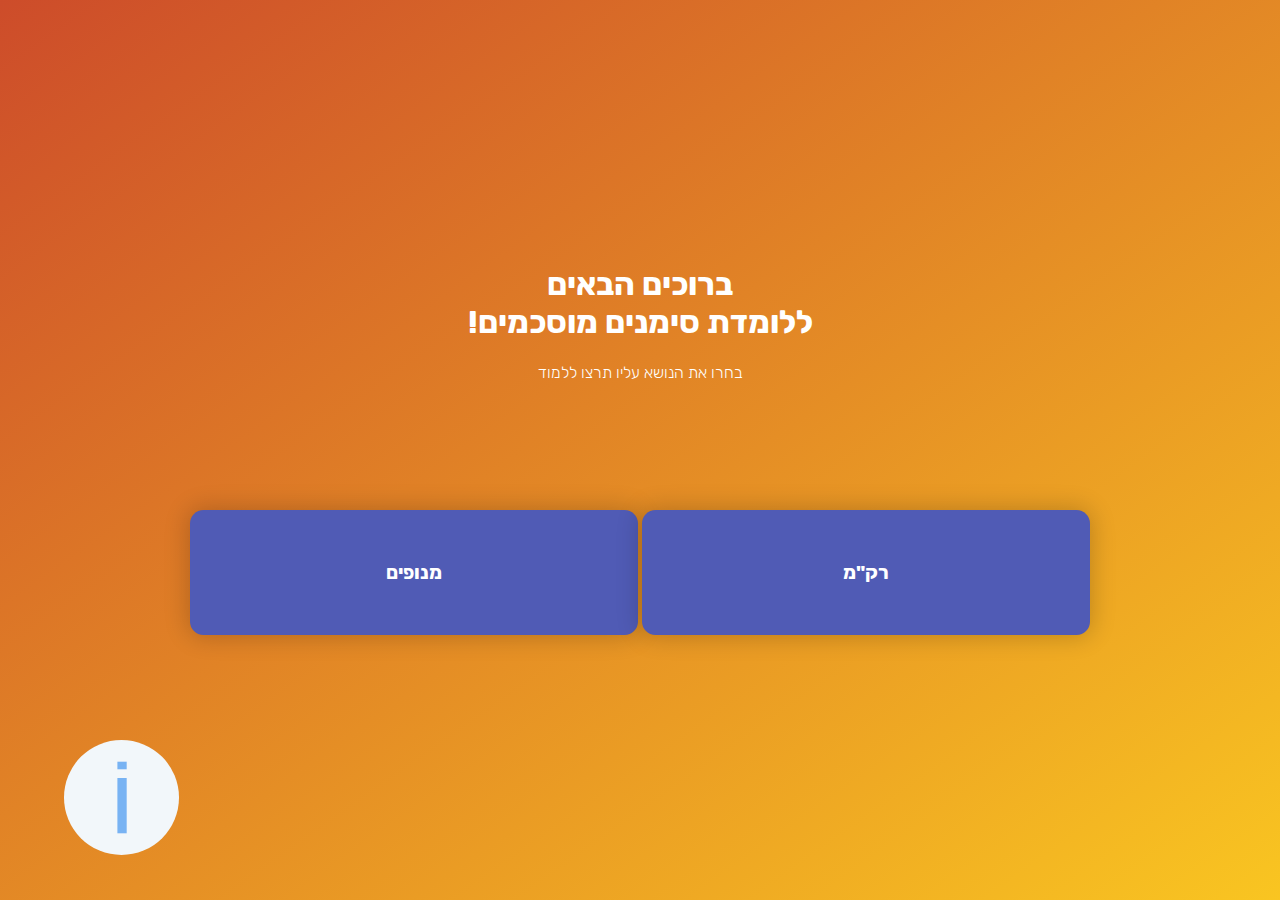
<file: index.html>
<!DOCTYPE html>
<html lang="he">
    <head>
        <meta charset="UTF-8">
        <meta name="viewport" content="width=device-width, initial-scale=1.0">
        <meta http-equiv="X-UA-Compatible" content="ie=edge">
        <link rel="stylesheet" type="text/css" href="style.css">
        <script src="assets/jquery/jquery-3.4.1.min.js"></script>
        <script src="code.js"></script>
        <title>סימנים מוסכמים</title>
    </head>
    <body>
        <div class="opening">
            <h1>ברוכים הבאים<br> ללומדת סימנים מוסכמים!</h1>
            <div>בחרו את הנושא עליו תרצו ללמוד</div>
            <div>
                <a href="rakam.html"><button>רק"מ</button></a>
                <a href="manofim.html"><button>מנופים</button></a>
            </div>
            <img class="about-btn" src="assets/images/about.svg" />
        </div>
        <div class="about">
            <img class="about-x" src="assets/images/white-x.svg" />
            <div class="about-content">
                <h1>אודות</h1>
               <p><b>ראש מדור טי"ל: </b>רס"ן מיגל לויתן <br></p>
                <p><b>רת"ח פרויקטים: </b>רס"ר שלומי אוגרן <br></p>
                <p><b>רת"ח מו"פ וחדשנות בלמידה: </b>סמ"ר גל גנסין <br></p>
                <p><b>פיתוח: </b>סמל דרור אברמסון <br></p>
                <p><b>עיצוב: </b>סמל עומרי דהאן <br></p>
                <p><b>מומחה תוכן: </b>רס"מ מני נחמד <br></p>
                <p><b>גרסה: </b>אוגוסט 2021<br></p>
                <div class="about-logos">
                    <img src="assets/images/bhd20.png" />
                    <img src="assets/images/mador.png" />
                </div>
            </div>
        </div>
    </body>
</html>
</file>
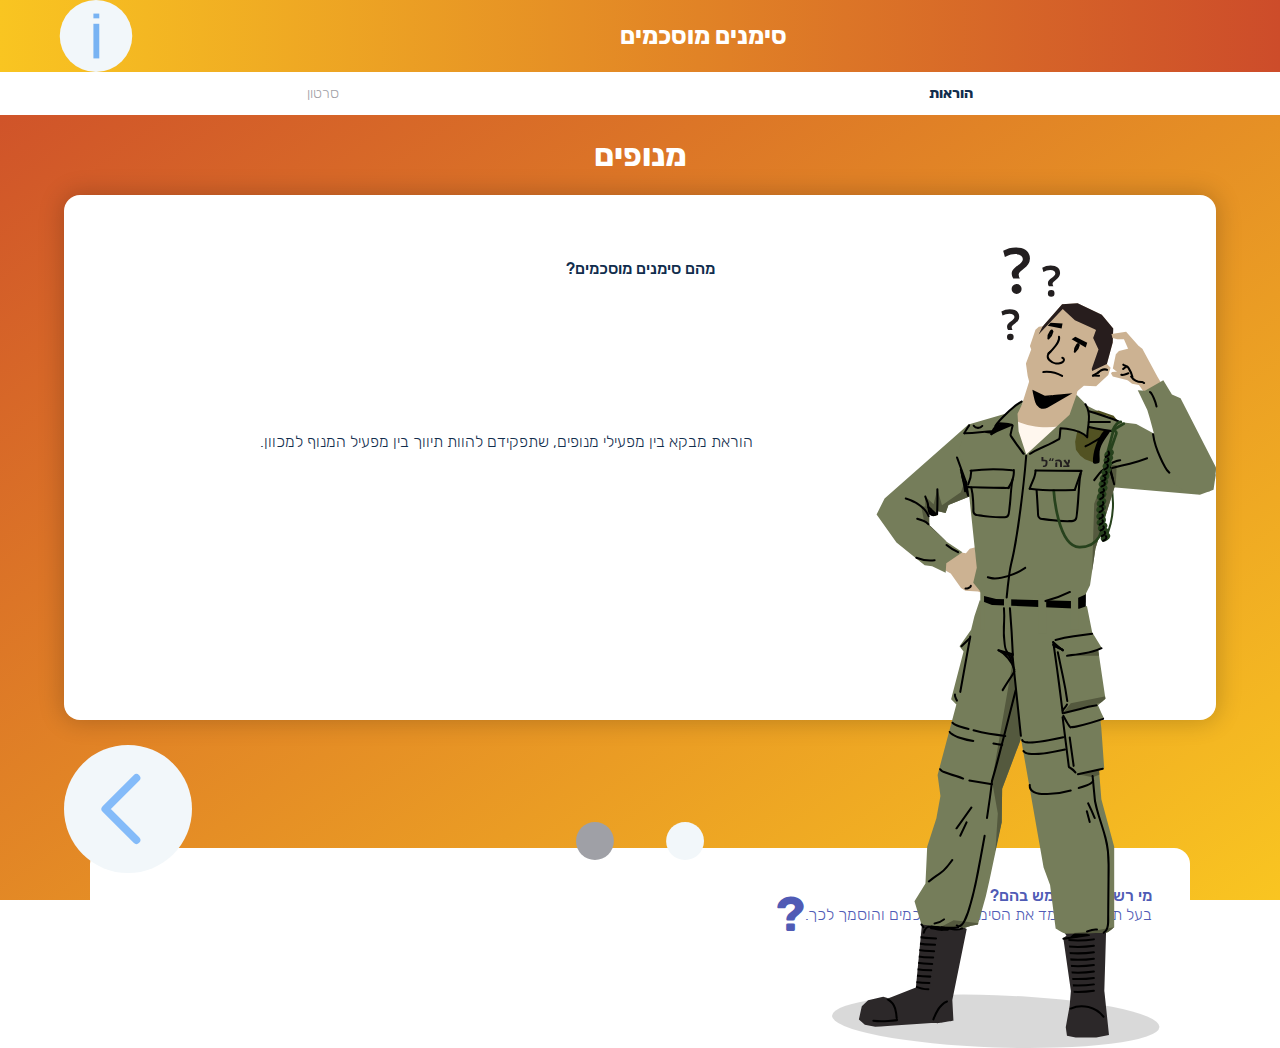
<file: manofim.html>
<!DOCTYPE html>
<html lang="he">
    <head>
        <meta charset="UTF-8">
        <meta name="viewport" content="width=device-width, initial-scale=1.0">
        <meta http-equiv="X-UA-Compatible" content="ie=edge">
        <link rel="stylesheet" type="text/css" href="style.css">
        <script src="assets/jquery/jquery-3.4.1.min.js"></script>
        <script src="manofim.js"></script>
        <title>סימנים מוסכמים</title>
    </head>
    <body>
        <div class="header">
            <h2>סימנים מוסכמים</h2>
            <img class="content-about-btn" src="assets/images/about.svg" />
        </div>
        <div class="navbar">
            <div class="part1 curr">הוראות</div>
            <div class="part2">סרטון</div>
        </div>
        <div class="content-container">
            <div class="part1-content content">
                <h1>מנופים</h1>
                <div class="page1">
                    <div class="big-square">
                        <b>מהם סימנים מוסכמים?</b> <br>
                        <div>
                             הוראת מבקא בין מפעילי מנופים, 
                            שתפקידם להוות תיווך בין מפעיל המנוף למכוון.
                        </div>
                    </div>
                    <img src="assets/images/start-guy.svg" />
                    <div class="small-square">
                        <div>
                            <b>מי רשאי להשתמש בהם?</b> <br>
                            בעל תעודה שלמד את הסימנים המוסכמים והוסמך לכך.
                        </div>
                        <div class="question-mark">?</div>
                    </div>
                    <img class="marker" src="assets/images/2-screen-1.svg" />
                    <img class="next" src="assets/images/next.svg" />
                </div>
                <div class="page2 inactive">
                    <img class="prev" src="assets/images/previous.svg" />
                    <div class="big-square">
                        <div>
                                בצה’’ל נשתמש בסימני ידיים
                                משום שיש אפשרות לרעש בסביבת ההפעלה,
                                שיכול לגרום לקצר בין הנהג הרק"מ למכוון הקרקעי
                                ולטעויות הגורמות סכנה לחיים ולציוד.
                        </div>
                    </div>
                    <img class="marker" src="assets/images/2-screen-2.svg" />
                    <img src="assets/images/guy-explain.svg" />
                    <button class="start">בואו נתחיל!</button>
                </div>
            </div>
            <div class="part2-content content inactive">
                    <h1 class="title">מנופים</h1>
                    <iframe class="video day" width="80%" height="100%" src="https://www.youtube.com/embed/fbLEFAD94mI" title="YouTube video player" frameborder="0" allow="accelerometer; autoplay; clipboard-write; encrypted-media; gyroscope; picture-in-picture" allowfullscreen></iframe>
                    <!-- <video class="video day" width="80%" height="100%" controls> <source src="assets/videos/manofim.mp4" type="video/mp4"></video> -->
                    <img class="go-to-exer" src="assets/images/next.svg" />
                    <img class="part-prev" src="assets/images/previous.svg" />
            </div>
        </div>
        <div class="exer-container">
            <div class="part1-exer content">
                <h3>סימנים ביום</h3>
                <div class="page1-exer">
                    <div>עליך להתאים בין הפקודה שתופיע על המסך לבין הסימון המתאים לה באמצעות לחיצה.<br> לפני שתתחיל, תוכל ללחוץ על כל סימון כדי לראות אותו כGIF</div>
                    <img class="drop-cable" id="sign1" src="assets/images/text-drop-cable.svg" />
                    <img class="lift-cable" id="sign2" src="assets/images/text-lift-cable.svg" />
                    <img class="lift-arm" id="sign3" src="assets/images/text-lift-arm.svg" />
                    <img class="drop-arm" id="sign4" src="assets/images/text-drop-arm.svg" />
                    <img class="crane-stop" id="sign5" src="assets/images/text-crane-stop.svg" />
                    <img class="freeze" id="sign6" src="assets/images/text-freeze.svg" />
                    <img class="telescopic-in" id="sign7" src="assets/images/text-telescopic-in.svg" />
                    <img class="telescopic-out" id="sign8" src="assets/images/text-telescopic-out.svg" />
                    <img class="manof-sides" id="sign9" src="assets/images/text-manof-sides.svg" />
                    <img class="next" src="assets/images/next.svg" />
                </div>
                <div class="page2-exer inactive">
                    <div class="small-square">
                        <div class="speech speech1">
                            תרים את הזרוע הראשית
                        </div>
                        <div class="feedback">   
                        </div>
                    </div>
                    <div class="small-square">
                        <div>
                            <img class="answer8 answer12 answer25" src="assets/images/lift-cable.svg" />
                            <img class="answer9 answer16 answer27" src="assets/images/drop-arm.svg" />
                            <img class="answer5 answer18 answer24" src="assets/images/move-left.svg" />
                        </div>
                        <div>
                            <img class="answer7 answer19 answer26" src="assets/images/telescopic-in.svg" />
                            <img class="answer1 answer15 answer21" src="assets/images/lift-arm.svg" />
                            <img class="answer4 answer14 answer22" src="assets/images/telescopic-out.svg" />
                        </div>
                        <div>
                            <img class="answer10 answer13 answer28" src="assets/images/move-right.svg" />
                            <img class="answer2 answer20 answer29" src="assets/images/crane-stop.svg" />
                            <img class="answer6 answer17 answer30" src="assets/images/freeze.svg" />
                     
                        </div>
                        <div>
                            <img class="answer3 answer11 answer23" src="assets/images/drop-cable.svg" />
                        </div>
                    </div>
                </div>
            </div>
        </div>
        <div class="filler">
            <div class="big-square">
                <h1>כל הכבוד! סיימת את הלומדה!</h1>
                <button class="filler-btn">מההתחלה</button>
            </div>
        </div>
        <div class="about"> 
            <img class="about-x" src="assets/images/white-x.svg" />
            <div class="about-content">
                <h1>אודות</h1>
               <p><b>ראש מדור טי"ל: </b>רס"ן מיגל לויתן <br></p>
                <p><b>רת"ח פרויקטים: </b>רס"ר שלומי אוגרן <br></p>
                <p><b>רת"ח מו"פ וחדשנות בלמידה: </b>סמ"ר גל גנסין <br></p>
                <p><b>פיתוח: </b>סמל דרור אברמסון <br></p>
                <p><b>עיצוב: </b>סמל עומרי דהאן <br></p>
                <p><b>מומחה תוכן: </b>רס"מ מני נחמד <br></p>
                <p><b>גרסה: </b>אוגוסט 2021<br></p>
                <div class="about-logos">
                    <img src="assets/images/bhd20.png" />
                    <img src="assets/images/mador.png" />
                </div>>
            </div>
        </div>
    </body>
</html>
</file>
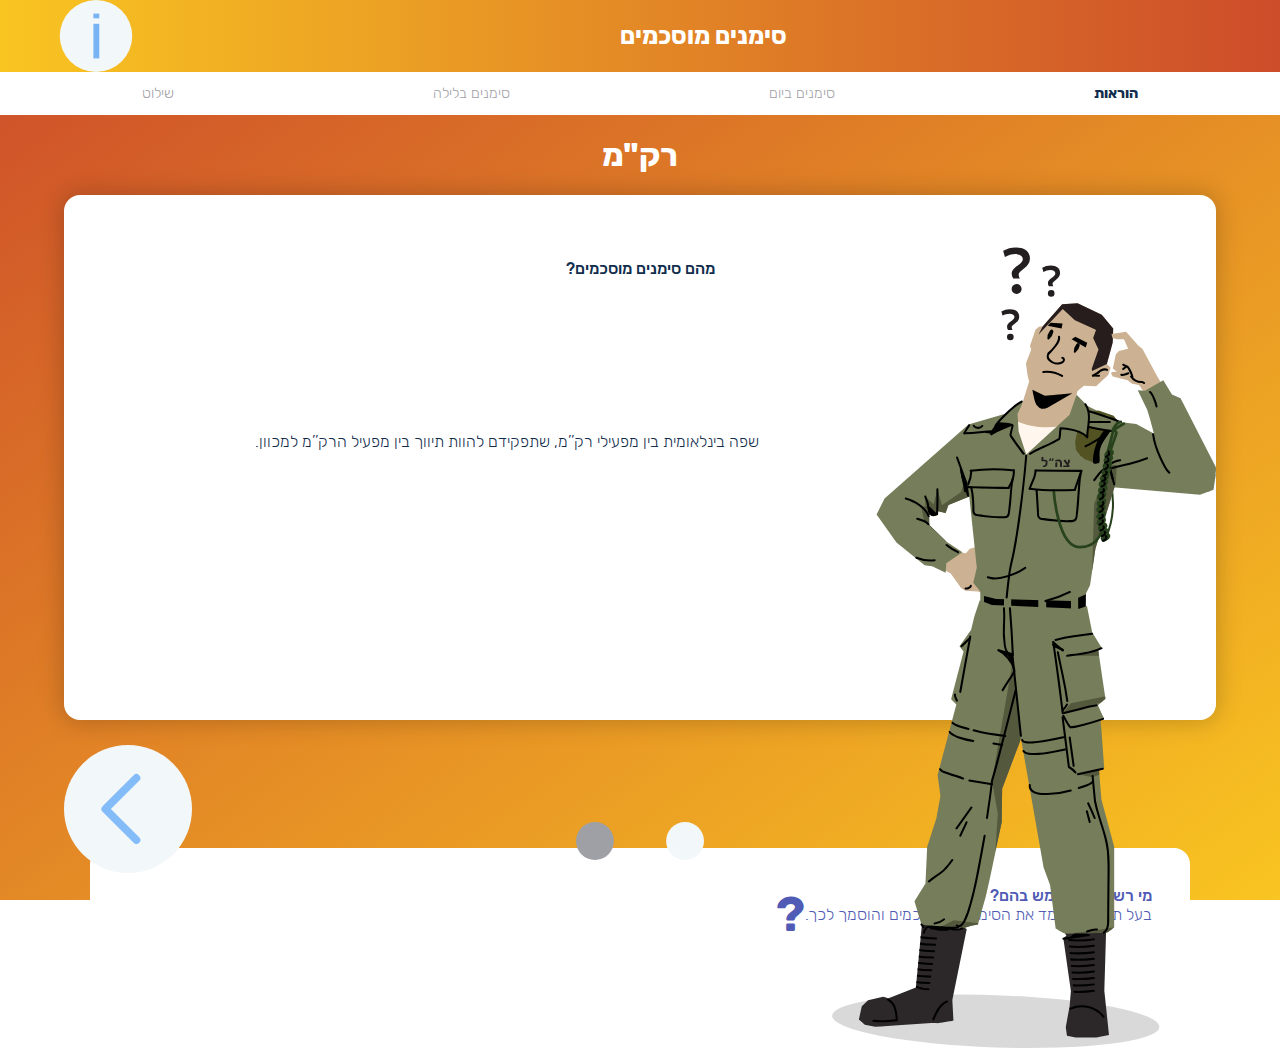
<file: rakam.html>
<!DOCTYPE html>
<html lang="he">
    <head>
        <meta charset="UTF-8">
        <meta name="viewport" content="width=device-width, initial-scale=1.0">
        <meta http-equiv="X-UA-Compatible" content="ie=edge">
        <link rel="stylesheet" type="text/css" href="style.css">
        <script src="assets/jquery/jquery-3.4.1.min.js"></script>
        <script src="rakam.js"></script>
        <title>סימנים מוסכמים</title>
    </head>
    <body>
        <div class="header">
            <h2>סימנים מוסכמים</h2>
            <img class="content-about-btn" src="assets/images/about.svg" />
        </div>
        <div class="navbar">
            <div class="part1 curr">הוראות</div>
            <div class="part2">סימנים ביום</div>
            <div class="part3">סימנים בלילה</div>
            <div class="part4">שילוט</div>
        </div>
        <div class="content-container">
            <div class="part1-content content">
                <h1>רק"מ</h1>
                <div class="page1">
                    <div class="big-square">
                        <b>מהם סימנים מוסכמים?</b> <br>
                        <div>
                             שפה בינלאומית בין מפעילי רק’’מ, 
                            שתפקידם להוות תיווך בין מפעיל הרק’’מ למכוון.
                        </div>
                    </div>
                    <img src="assets/images/start-guy.svg" />
                    <div class="small-square">
                        <div>
                            <b>מי רשאי להשתמש בהם?</b> <br>
                            בעל תעודה שלמד את הסימנים המוסכמים והוסמך לכך.
                        </div>
                        <div class="question-mark">?</div>
                    </div>
                    <img class="marker" src="assets/images/2-screen-1.svg" />
                    <img class="next" src="assets/images/next.svg" />
                </div>
                <div class="page2 inactive">
                    <img class="prev" src="assets/images/previous.svg" />
                    <div class="big-square">
                        <div>
                                בצה’’ל נשתמש בסימני ידיים
                                משום שיש אפשרות לרעש בסביבת ההפעלה,
                                שיכול לגרום לקצר בין הנהג הרק"מ למכוון
                                ולטעויות הגורמות סכנה לחיים ולציוד.
                        </div>
                    </div>
                    <img class="marker" src="assets/images/2-screen-2.svg" />
                    <img src="assets/images/guy-explain.svg" />
                    <button class="start">בואו נתחיל!</button>
                </div>
            </div>
            <div class="part2-content content inactive">
                    <img class="title" src="assets/images/title1.svg" />
                    <iframe class="video day" width="80%" height="100%" src="https://www.youtube.com/embed/YQJxwq1ZvDM" title="YouTube video player" frameborder="0" allow="accelerometer; autoplay; clipboard-write; encrypted-media; gyroscope; picture-in-picture" allowfullscreen></iframe>
                    <!-- <video class="video day" width="80%" height="100%" controls> <source src="assets/videos/day.mp4" type="video/mp4"></video> -->
                    <img class="next" src="assets/images/next.svg" />
                    <img class="part-prev" src="assets/images/previous.svg" />
            </div>
            <div class="part3-content content inactive">
                    <img class="title" src="assets/images/title2.svg" />
                    <iframe class="video night" width="80%" height="100%" src="https://www.youtube.com/embed/gojMT1xmDpQ" title="YouTube video player" frameborder="0" allow="accelerometer; autoplay; clipboard-write; encrypted-media; gyroscope; picture-in-picture" allowfullscreen></iframe>
                    <!-- <video class="video night" width="80%" height="100%" controls> <source src="assets/videos/night.mp4" type="video/mp4"></video> -->
                    <img class="next" src="assets/images/next.svg" />
                    <img class="part-prev" src="assets/images/previous.svg" />
            </div>
            <div class="part4-content content inactive">
                <h1>שילוט</h1>
                <div class="page1">
                    <div class="big-square">
                        <b>יום</b> <br>
                        <div>
                             במהלך שעות היום יש לנוע בצורת עיגול מסביב לשלטים.
                        </div>
                        <img src="assets/images/red-triangle.svg" />
                    </div>  
                    <img class="next" src="assets/images/next.svg" />
                    <img class="part-prev" src="assets/images/previous.svg" />
                    <img class="marker2" src="assets/images/3-screen-1.svg" />
                </div>
                <div class="page2 inactive">
                    <img class="prev" src="assets/images/previous.svg" />
                    <div class="big-square">
                        <div>
                            המסלול ישולט בלילה באמצעות תאורה או סטיקלייט, בשלושה צבעים שונים.
                        </div>
                        <img src="assets/images/light1.svg" />
                        <img src="assets/images/red.svg" />
                        <img src="assets/images/green.svg" />
                    </div>
                    <img class="marker2" src="assets/images/3-screen-2.svg" />
                    <img class="next" src="assets/images/next.svg" />
                </div>
                <div class = "page3 inactive">
                    <img class="prev" src="assets/images/previous.svg" />
                    <div id="road" class="big-square">
                        <img class="road" src="assets/GIFS/road1.gif" />
                    </div>
                    <div class="pop-up big-square inactive">
                        <h2 class="pop-title">אור כחול אחד בודד</h2>
                        <p class="pop-text">האור הכחול מסמל כיוון תנועה. על הנהג לנסוע משמאל לאור הכחול ולהתקדם לכיוון האור הכחול הבא במסלול.</p>
                        <img  class="pop-img" src="assets/images/light1.svg" />
                        <button class="got-it">הבנתי!</button>
                    </div>
                    <img class="go-to-exer inactive" src="assets/images/next.svg" />
                    <img class="marker2" src="assets/images/3-screen-3.svg" />
                </div>
            </div>
        </div>
        <div class="exer-container">
            <div class="part1-exer content">
                <h3>סימנים ביום</h3>
                <div class="page1-exer">
                    <div>עליך להתאים בין הפקודה שתופיע על המסך לבין הסימון המתאים לה באמצעות לחיצה.<br> לפני שתתחיל, תוכל ללחוץ על כל סימון כדי לראות אותו כGIF</div>
                    <img class="speed" id="sign1" src="assets/images/text-speed.svg" />
                    <img class="stop" id="sign2" src="assets/images/text-stop.svg" />
                    <img class="forward" id="sign3" src="assets/images/text-forward.svg" />
                    <img class="silence" id="sign4" src="assets/images/text-silence.svg" />
                    <img class="engine" id="sign5" src="assets/images/text-engine.svg" />
                    <img class="slow" id="sign6" src="assets/images/text-slow.svg" />
                    <img class="pibot" id="sign7" src="assets/images/text-pibot.svg" />
                    <img class="break" id="sign8" src="assets/images/text-break.svg" />
                    <img class="neutral" id="sign9" src="assets/images/text-neutral.svg" />
                    <img class="backward" id="sign10" src="assets/images/text-backward.svg" />
                    <img class="sides" id="sign11" src="assets/images/text-sides.svg" />
                    <img class="horizontal" id="sign12" src="assets/images/text-horizontal.png" />
                    <img class="vertical" id="sign13" src="assets/images/text-vertical.png" />
                    <img class="turn" id="sign14" src="assets/images/text-turn.png" />
                    <img class="next" src="assets/images/next.svg" />
                </div>
                <div class="page2-exer inactive">
                    <div class="small-square">
                        <div class="speech speech1">
                            יאללה תתניע את המנוע
                        </div>
                        <div class="feedback">
                            
                        </div>
                    </div>
                    <div class="small-square scroll">
                        <div>
                            <img class="answer10 answer16 answer35" src="assets/images/speed.svg" />
                            <img class="answer4 answer23 answer29" src="assets/images/left.svg" />
                            <img class="answer5 answer18 answer32 answer7" src="assets/images/stop.svg" />
                        </div>
                        <div>
                            <img class="answer2 answer15 answer31" src="assets/images/forward.svg" />
                            <img class="answer9 answer22 answer34" src="assets/images/silence.svg" />
                            <img class="answer1 answer14 answer26" src="assets/images/engine.svg" />
                        </div>
                        <div>
                            <img class="answer11 answer17 answer36" src="assets/images/slow.svg" />
                            <img class="answer12 answer19 answer30" src="assets/images/pibot.svg" />
                            <img class="answer8 answer21 answer33" src="assets/images/break.svg" />
                        </div>
                        <div>
                            <img class="answer13 answer24 answer28" src="assets/images/neutral.svg" />
                            <img class="answer6 answer25 answer27" src="assets/images/backward.svg" />
                            <img class="answer3 answer20 answer37" src="assets/images/right.svg" />
                        </div>
                    </div>
                </div>
            </div>
            <div class="part2-exer content inactive">
                <h2>סימנים בלילה</h2>
                <div class="page1-exer">
                    <div>עליך להתאים בין הפקודה שתופיע על המסך לבין הסימון המתאים לה באמצעות לחיצה.<br> לפני שתתחיל, תוכל ללחוץ על כל סימון כדי לראות אותו כGIF</div>
                        <img class="night-backward" id="sign12" src="assets/images/text-night-backward.svg" />
                        <img class="night-engine" id="sign13" src="assets/images/text-night-engine.svg" />
                        <img class="night-forward" id="sign14" src="assets/images/text-night-forward.svg" />
                        <img class="night-sides" id="sign15" src="assets/images/text-night-sides.svg" />
                        <img class="night-silence" id="sign16" src="assets/images/text-night-silence.svg" />
                        <img class="night-stop" id="sign17" src="assets/images/text-night-stop.svg" />
                        <img class="next" src="assets/images/next.svg" />
                </div>
                <div class="page2-exer inactive">
                    <div class="small-square">
                        <div class="speech speech1">
                            יאללה תתניע את המנוע
                        </div>
                        <div class="feedback">
                                    
                        </div>
                    </div>
                    <div class="small-square">
                        <div>
                            <img class="answer4 answer11 answer19" src="assets/images/night-backward.svg" />
                            <img class="answer1 answer9 answer16" src="assets/images/night-engine.svg" />
                            <img class="answer2 answer10 answer17" src="assets/images/night-forward.svg" />
                        </div>
                        <div>
                            <img class="answer6 answer12 answer20" src="assets/images/night-right.svg" />
                            <img class="answer8 answer14 answer22" src="assets/images/night-silence.svg" />
                            <img class="answer3 answer15 answer18" src="assets/images/night-left.svg" />
                        </div>
                        <div>
                            <img class="answer5 answer13 answer21 answer7" src="assets/images/night-stop.svg" />
                        </div>
                    </div>
                </div>
            </div>
            <div class="part3-exer content inactive">
                    <h2>שילוט</h2>
                    <div class="page1-exer">
                        <div> חלק מהמסלול לא משולט!<br> לחצו על סימני השאלה כדי לבחור את השילוט המתאים.</div>
                        <div class="exer3-signs">
                            <img class="exer3-signs-img" src="assets/images/green-light.svg" />
                            <img class="exer3-signs-img" src="assets/images/red-light.svg" />
                            <img class="exer3-signs-img" src="assets/images/blue-light.svg" />
                            <img class="exer3-signs-img" src="assets/images/redGreen-light.svg" />
                            <img class="next" src="assets/images/next.svg" />
                        </div>
                    </div>
            <div class="page2-exer inactive">
                <div class="road">
                    <img class="answer2 exer-mark" src="assets/images/question-mark.svg" />
                    <img class="answer3 exer-mark" src="assets/images/question-mark.svg" />
                    <img class="answer4 exer-mark" src="assets/images/question-mark.svg" />
                    <img src="assets/images/exer-road.svg" />
                    <img class="answer1 exer-mark" src="assets/images/question-mark.svg" />
                    <button class="check">בדיקה</button>
                </div>
                <div class="small-square">
                    <img class="green sign1" src="assets/images/green-light.svg" />
                    <img class="red sign2" src="assets/images/red-light.svg" />
                    <img class="blue sign3" src="assets/images/blue-light.svg" />
                    <img class="redGreen sign4" src="assets/images/redGreen-light.svg" />
                </div>
            </div>
        </div>
        <div class="filler">
            <div class="big-square">
                <h1>כל הכבוד!</h1>
                <button class="filler-btn">המשך</button>
            </div>
        </div>
        <div class="about"> 
            <img class="about-x" src="assets/images/white-x.svg" />
            <div class="about-content">
                <h1>אודות</h1>
               <p><b>ראש מדור טי"ל: </b>רס"ן מיגל לויתן <br></p>
                <p><b>רת"ח פרויקטים: </b>רס"ר שלומי אוגרן <br></p>
                <p><b>רת"ח מו"פ וחדשנות בלמידה: </b>סמ"ר גל גנסין <br></p>
                <p><b>פיתוח: </b>סמל דרור אברמסון <br></p>
                <p><b>עיצוב: </b>סמל עומרי דהאן <br></p>
                <p><b>מומחה תוכן: </b>רס"מ מני נחמד <br></p>
                <p><b>גרסה: </b>אוגוסט 2021<br></p>
                <div class="about-logos">
                    <img src="assets/images/bhd20.png" />
                    <img src="assets/images/mador.png" />
                </div>
            </div>
        </div>
    </body>
</html>
</file>
<file: style.css>
@font-face {
    font-family: Rubik;
    src: url("assets/fonts/Rubik-Bold.ttf");
    font-weight: bold;
}

@font-face {
    font-family: Rubik;
    src: url("assets/fonts/Rubik-Medium.ttf");
    font-weight: 500;
}

@font-face {
    font-family: Rubik;
    src: url("assets/fonts/Rubik-Regular.ttf");
    font-weight: 300;
}

@font-face {
    font-family: Rubik;
    src: url("assets/fonts/Rubik-Light.ttf");
    font-weight: 100;
}

html {
    margin: 0;
}

body {
    width: 100vw;
    height: 100vh;
    background-image: linear-gradient(to bottom right, rgb(205, 76, 42), rgb(249, 197, 33));
    background-repeat: no-repeat;
    direction: rtl;
    color: white;
    font-family: Rubik;
    overflow: hidden;
    margin: 0;
}

.opening {
    text-align: center;
    position: absolute;
    bottom: 0;
    height: 100%;
    width: 100%;
    display: flex;
    flex-direction: column;
    justify-content: center;
}

.opening>div {
    font-weight: 100;
}

.opening>h1 {
    margin-top: 0;
}

.opening>div>a>button {
    border-style: none;
    border-radius: 0.7em;
    width: 35%;
    font-family: Rubik;
    font-size: 120%;
    font-weight: bold;
    color: white;
    background-color: rgb(80, 91, 181);
    padding-top: 4%;
    padding-bottom: 4%;
    box-shadow: 0px 0px 25px 2px rgba(0, 0, 0, 0.2);
    margin-top: 10%;
}

.about-btn {
    width: 9%;
    position: absolute;
    left: 5%;
    bottom: 5%;
    align-self: flex-end;
}

.about {
    overflow-y: auto;
    overflow-x: hidden;
    position: absolute;
    top: 0;
    transition: 1s ease-in-out;
    transition-property: clip-path, -webkit-clip-path;
    -webkit-clip-path: inset(0 0 100% 0);
    clip-path: inset(0 0 100% 0);
    background-image: linear-gradient(to bottom left, rgb(205, 76, 42), rgb(249, 197, 33));
    height: 100%;
    width: 100vw;
    background-repeat: no-repeat;
    background-size: cover;
    z-index: 2;
    pointer-events: none;
    font-weight: 300;
    font-size: 130%;
    display: flex;
    flex-direction: column;
}

 .about>div {
    margin-right: 5%;
}

.about>div>p {
    margin: 3%;
}

.about>div>h1 {
    margin: 2%;
}

.about-content {
    display: flex;
    flex-direction: column;
    justify-content: space-between;
}

.about-content>div {
    align-self: flex-end;
}

.about>div>div>img {
    width: 20%;
    margin: 4%;
    margin-top: 10%;
}

.about-x {
    width: 9%;
   align-self: flex-end;
   margin-top: 5%;
   margin-left: 5%;
}

.about.transition, .filler.transition {
    -webkit-clip-path: inset(0 0 0 0);
    clip-path: inset(0 0 0 0);
    pointer-events: all;
}

.about-logos {
    display: flex;
    justify-content: center;
    align-items: center;
    margin-left: 5%;
}

.header {
    text-align: center;
    background-image: linear-gradient(to left, rgb(205, 76, 42), rgb(249, 197, 33));
    margin-top: 0;
    display: flex;
    justify-content: space-between;
    height: 8%;
}

.header>h2 {
    align-self: center;
    margin: 0 auto;
    transform: translate(-8%);
}

.content-about-btn {
    width: 9%;
    margin-left: 3%;
}

.navbar {
    background-color: white;
    color: rgb(159, 160, 166);
    font-weight: 100;
    font-size: 90%;
    display: flex;
    justify-content: space-around;
    padding: 1%;
}

.curr {
    color: rgb(17,45,77);
    font-weight: bold;
}

.content {
    text-align: center;
} 

.content>h2 {
    font-weight: bold;
}

.part2-content>h1 {
    margin-top: 0;
}

.title {
    width: 60%;
    margin: 0 auto;
    margin-top: 1.3em;
    text-align: center;
}

.big-square {
    color: rgb(17,45,77);
    background-color: white;
    font-weight: 100;
    width: 80%;
    margin: 0 auto;
    border-radius: 1em;
    padding: 5%;
    box-shadow: 0px 0px 25px 2px rgba(0, 0, 0, 0.2);
}

.small-square {
    color: rgb(80,91,181);
    background-color: white;
    font-weight: 100;
    width: 80%;
    margin: 0 auto;
    border-radius: 1em;
    padding: 3%;
    display: flex;
    text-align: right;
    margin-top: 10%;
}

.part1-content>.page1>.big-square>div, .part1-content>.page2>.big-square>div {
    padding-top: 15%;
    padding-bottom: 20%;
    width: 70%;
    transform: translate(-40%);
}

.part1-content>.page1>img:first-of-type {
    width: 30%;
    position: absolute;
    top: 23%;
    right: 5%;
}

.exer3-signs {
    display: flex;
    flex-wrap: wrap;
    justify-content: center;
}

.exer3-signs-img {
    width: 30%;
    padding: 3%
}

.next, .go-to-exer {
    width: 10%;
    position: absolute;
    bottom: 3%;
    left: 5%;
}

.prev, .part-prev {
    width: 10%;
    position: absolute;
    bottom: 3%;
    right: 5%;
}

.question-mark {
    font-weight: bold;
    font-size: 300%;
}

.part1-content>.page2>img:last-of-type {
    width: 30%;
    position: absolute;
    top: 23%;
    right: 5%;
}

.start {
    border-style: none;
    border-radius: 0.6em;
    background-image: linear-gradient(rgb(120, 179, 243), rgb(80,91,181));
    color: white;
    font-family: Rubik;
    font-size: 100%;
    padding-left: 6%;
    padding-right: 6%;
    padding-top: 3%;
    padding-bottom: 3%;
    box-shadow: 0px 0px 25px 2px rgba(0, 0, 0, 0.2);
    margin-top: 20%;
    width: 40%;
    align-self: center;
}

.part4-content>.page1>.big-square>img {
    width: 20%;
    transform: translateY(40%);
}

.part4-content>.page1>.big-square {
    padding-bottom: 10%;
}

.part4-content>.page2>.big-square>img {
    width: 20%;
    margin: 5%;
    margin-top: 10%;
}

.part4-content>.page3>.big-square:not(.pop-up) {
    height: 70%;
}

.road {
    width: 100%;
}

.exer-container {
    display: none;
    justify-content: center;
}

.part1-exer, .part2-exer {
    font-weight: 100;
    width: 80%;
}

.part1-exer>h3, .part2-exer>h3 {
    margin-bottom: 2%;
    margin-top: 1%;
}


.page1, .page2, .page3 {
    display: flex;
    flex-direction: column;
}

.marker {
    width: 10%;
    position: absolute;
    bottom: 4.5%;
    align-self: center;
}

.marker2 {
    width: 15%;
    position: absolute;
    bottom: 4.5%;
    align-self: center;
}

.part4-content > h1 {
    margin-top: 1%;
    margin-bottom: 1%;
}

.got-it, .filler>.big-square>button {
    border-style: none;
    border-radius: 0.7em;
    background-color: white;
    color: rgb(120, 179, 243);
    box-shadow: 0px 0px 20px 2px rgba(0, 0, 0, 0.35);
    width: 45%;
    height: 6vh;
    margin: 0 auto;
    transform: translateY(90%);
    display: block;
    font-family: Rubik;
    font-size: 110%;
}

.pop-up>img {
    width: 30%;
    margin-top: 10%;
}

.part1-exer>div>img:not(.next), .part2-exer>div>img:not(.next) {
    width: 24%;
    margin: 1%;
}

.page1-exer>div {
    margin-bottom: 4%;
}

.page2-exer {
    background-size: 100% 100%;
    display: flex;
    flex-direction: column;
    align-items: center;
    height: 50vh;
}

.page2-exer>.small-square {
    padding: 5%;
    width: 90%;
    margin: 0 auto;
    z-index: 1;
}

.page2-exer>.small-square:first-of-type {
    align-self: flex-start;
    display: flex;
    flex-direction: column;
    height: 85%;
    overflow-y: auto;
    margin-top: 1%;
}

.page2-exer>.small-square:last-of-type {
    overflow-x: auto;
    position: absolute;
    bottom: 0;
    border-radius: 1em;
    border-bottom-right-radius: 0;
    border-bottom-left-radius: 0;
    padding-left: 0;
    padding-right: 0;
    height: 22%; 
    flex-direction: column;
    align-items: center;
}

.part3-exer>.page2-exer>.small-square:last-of-type {
    height: 5%; 
    flex-direction: row;
    justify-content: space-evenly;
}

.page2-exer>.small-square:last-of-type>div>img {
    width: 30vw;
    height: 80%;
}

.page2-exer>.small-square>div {
    display: flex;
    justify-content: center;
}

.page2-exer>.small-square>div:last-of-type {
    margin-bottom: 1%;
}

.page2-exer>.small-square>img {
    width: 15%;
}

.speech {
    background-image: url("assets/images/speech-bubble.svg");
    background-repeat: no-repeat;
    background-size: 100% 100%;
    padding: 10%;
    padding-top: 6.5%;
    color: white;
    margin-bottom: 3%;
}

.feedback {
    transform: translate(-5%);
    color: rgb(193, 45, 45);
    font-weight: 500;
    width: 66%;
}

.filler {
    overflow-y: auto;
    overflow-x: hidden;
    position: absolute;
    top: 0;
    transition: 1s ease-in-out;
    transition-property: clip-path, -webkit-clip-path;
    -webkit-clip-path: inset(0 0 100% 0);
    clip-path: inset(0 0 100% 0);
    height: 100%;
    width: 100vw;
    background-repeat: no-repeat;
    background-size: cover;
    z-index: 2;
    pointer-events: none;
    font-weight: 300;
    font-size: 130%;
    display: flex;
    flex-direction: column;
    justify-content: center;
    align-items: center;
    background-color: rgba(0, 0, 0, 0.6);
}

.filler>.big-square {
    text-align: center;
}

.part2-exer {
    margin-top: 5%;
}

.part2-exer>.page2-exer {
    margin: 0 auto;
}

.part2-exer>h2 {
    margin-top: 0;
}

.part2-exer>.page2-exer>.small-square:first-of-type {
    width: 95%;
    transform: translateX(3%);
}

.part2-exer>.page2-exer>.small-square:last-of-type {
    height: 16%;
}

.part3-exer>.page2-exer>.road {
    background-image: url("assets/images/exer-background.svg");
    background-repeat: no-repeat;
    background-size: 100% 100%;
    width: 70%;
    margin-top: 0;
    padding: 7%;
    padding-top: 20%;
    transform: translateY(-17%);
}

.part3-exer {
    display: flex;
    flex-direction: column;
    align-items: center;
}

.part3-exer>.small-square:first-of-type {
    text-align: center;
    font-weight: 500;
    margin-top: 3%;
}

.part3-exer>.small-square:last-of-type {
    margin-top: 1%;
    position: absolute;
    bottom: 0;
    width: 90%;
    border-bottom-right-radius: 0;
    border-bottom-left-radius: 0;
    display: flex;
    justify-content: space-around;
}

.part3-exer>.small-square:last-of-type>img {
    width: 13%;
}

.exer-mark {
    width: 14%;
    height: 7%;
    border-radius: 31%;
    background-color: rgb(120, 179, 243);
    box-shadow: 0px 0px 7px 1px rgba(0, 0, 0, 0.3);
    border-style: solid;
    border-color: rgba(0, 0, 0, 0);
}

.road>.answer1 {
    transform: translate(270%, -353%);
}

.road>.answer2 {
    transform: translate(77%, 325%);
}

.road>.answer3 {
    transform: translate(-85%, 315%);
}

.road>.answer4 {
    transform: translate(23%, 110%);
}

.check {
    border-style: none;
    border-radius: 0.7em;
    background-color: white;
    color: rgb(120, 179, 243);
    box-shadow: 0px 0px 20px 2px rgba(0, 0, 0, 0.35);
    width: 35%;
    height: 5vh;
    display: block;
    font-family: Rubik;
    font-size: 110%;
    transform: translate(-180%, -265%);
}

.video {
    margin-top: 10%;
}

.page3 .small-square:last-of-type {
    text-align: center;
}

.inactive {
    display: none;
}
</file>
